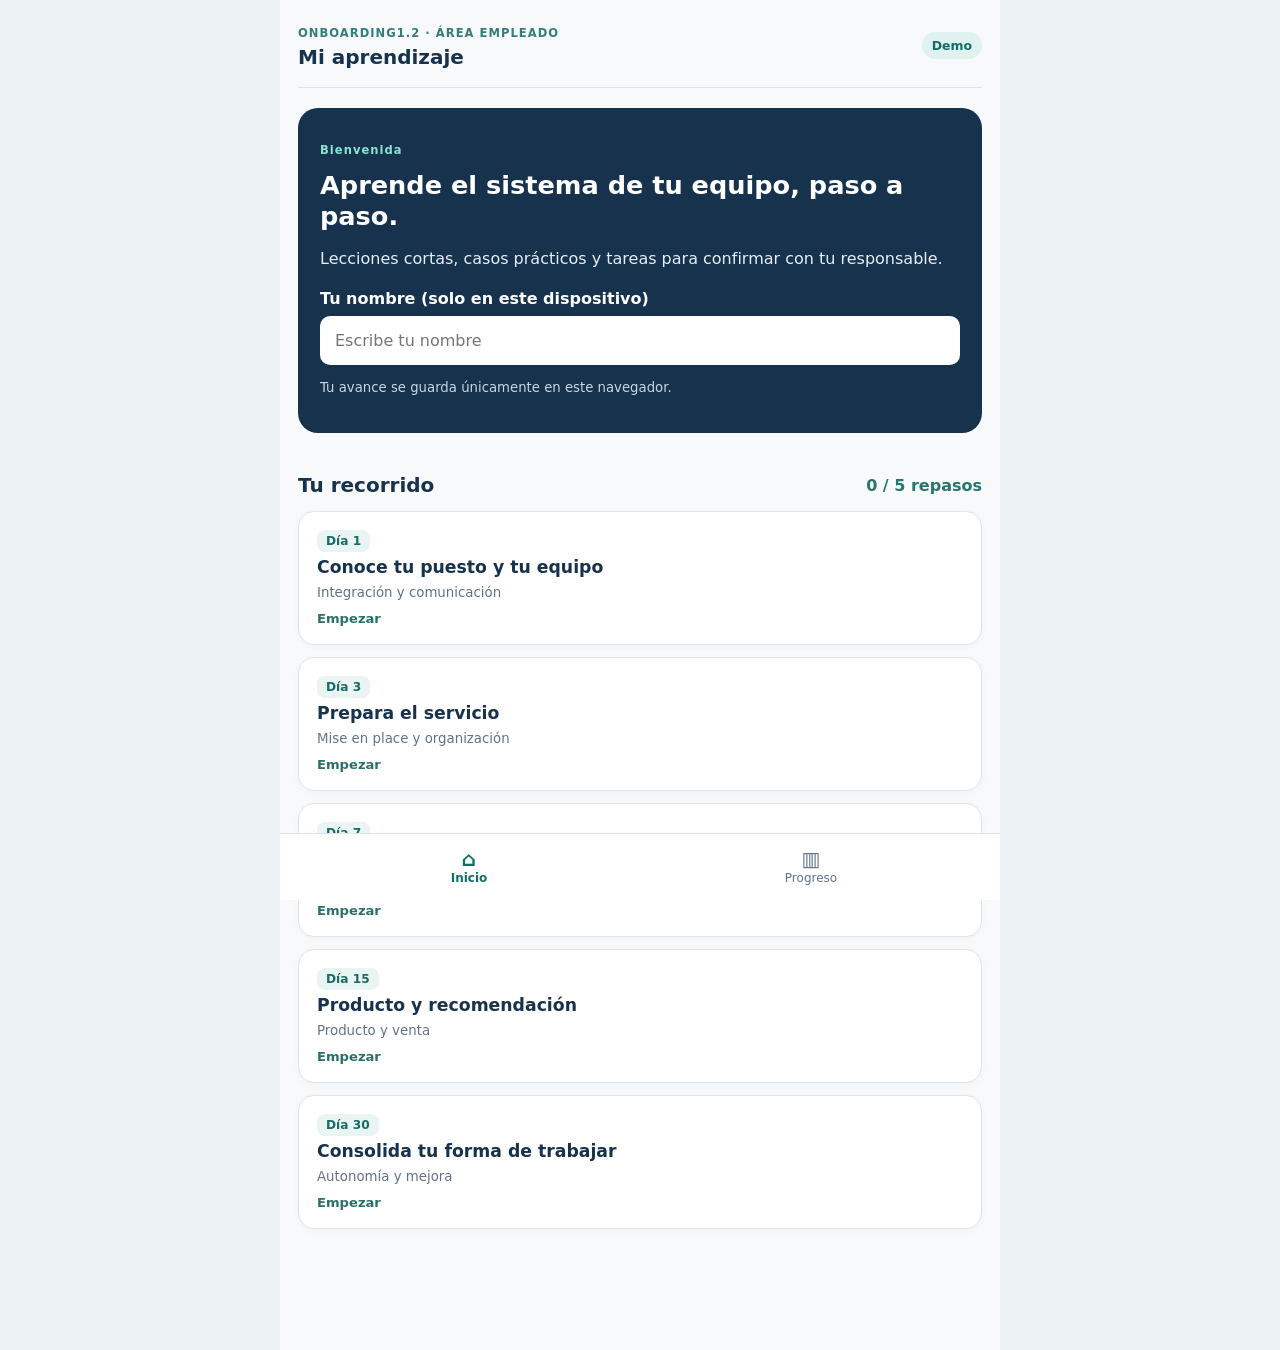
<file: empleado/index.html>
<!doctype html>
<html lang="es"><head><meta charset="utf-8"><meta name="viewport" content="width=device-width,initial-scale=1,viewport-fit=cover"><meta name="theme-color" content="#17324d"><title>Onboarding1.2 · Empleado</title><link rel="stylesheet" href="styles.css"></head>
<body><div class="app"><header><div><small>ONBOARDING1.2 · ÁREA EMPLEADO</small><h1>Mi aprendizaje</h1></div><span class="badge">Demo</span></header>
<main>
<p id="storageWarning" class="feedback try hidden" role="alert">No se puede guardar el avance en este navegador. Podrías perderlo al cerrar la página.</p>
<section id="inicio" class="screen"><div class="hero"><p class="eyebrow">Bienvenida</p><h2>Aprende el sistema de tu equipo, paso a paso.</h2><p>Lecciones cortas, casos prácticos y tareas para confirmar con tu responsable.</p><label for="nombre">Tu nombre (solo en este dispositivo)</label><input id="nombre" maxlength="60" autocomplete="name" placeholder="Escribe tu nombre"><p class="fine">Tu avance se guarda únicamente en este navegador.</p></div><div class="section-title"><h2>Tu recorrido</h2><span id="resumen"></span></div><div id="modulos" class="list"></div></section>
<section id="leccion" class="screen hidden"><button class="back" data-target="inicio">← Mi recorrido</button><p id="etapa" class="eyebrow"></p><h2 id="titulo"></h2><p id="objetivo" class="lead"></p><div class="steps" aria-label="Etapas de la actividad"><span>1 Aprende</span><span>2 Practica</span><span>3 Repasa</span></div><article class="card"><h3>Aprende</h3><div id="contenido"></div><div id="video"></div></article><article class="card"><h3>Practica en el servicio</h3><p id="practica"></p><label class="check"><input type="checkbox" id="practicaHecha"><span>He practicado este punto con mi responsable o compañero.</span></label><p class="fine">Esta marca es tu registro; la evaluación del trabajo corresponde al responsable.</p></article><article class="card"><h3>Comprueba lo aprendido</h3><p id="pregunta"></p><div id="opciones" class="options"></div><div id="respuesta" class="feedback" role="status" aria-live="polite"></div></article><article class="card"><h3>Mis dudas</h3><label for="duda" class="fine">Anota algo que debas consultar en persona.</label><textarea id="duda" rows="3" maxlength="300" placeholder="Ej.: ¿Dónde consulto la ficha de alérgenos?"></textarea><button id="guardarDuda" class="button secondary">Guardar nota</button><div id="dudaEstado" class="feedback" role="status" aria-live="polite"></div></article><button class="button" data-target="inicio">Volver al recorrido</button></section>
<section id="progreso" class="screen hidden"><h2>Mi progreso</h2><p class="lead">Este resumen refleja tus actividades de aprendizaje; no es una evaluación laboral.</p><div id="progresoLista"></div><article class="card"><h3>Cómo se valida mi trabajo</h3><p>Tu responsable observa tu desempeño y registra su evaluación en las fichas de los días 1, 3, 7, 15 y 30. Una respuesta correcta aquí no sustituye esa observación.</p></article><button id="borrar" class="button danger">Borrar mis datos de este dispositivo</button></section>
</main><nav aria-label="Navegación"><button data-target="inicio" class="active">⌂<span>Inicio</span></button><button data-target="progreso">▥<span>Progreso</span></button></nav></div><script src="app.js" defer></script></body></html>
</file>
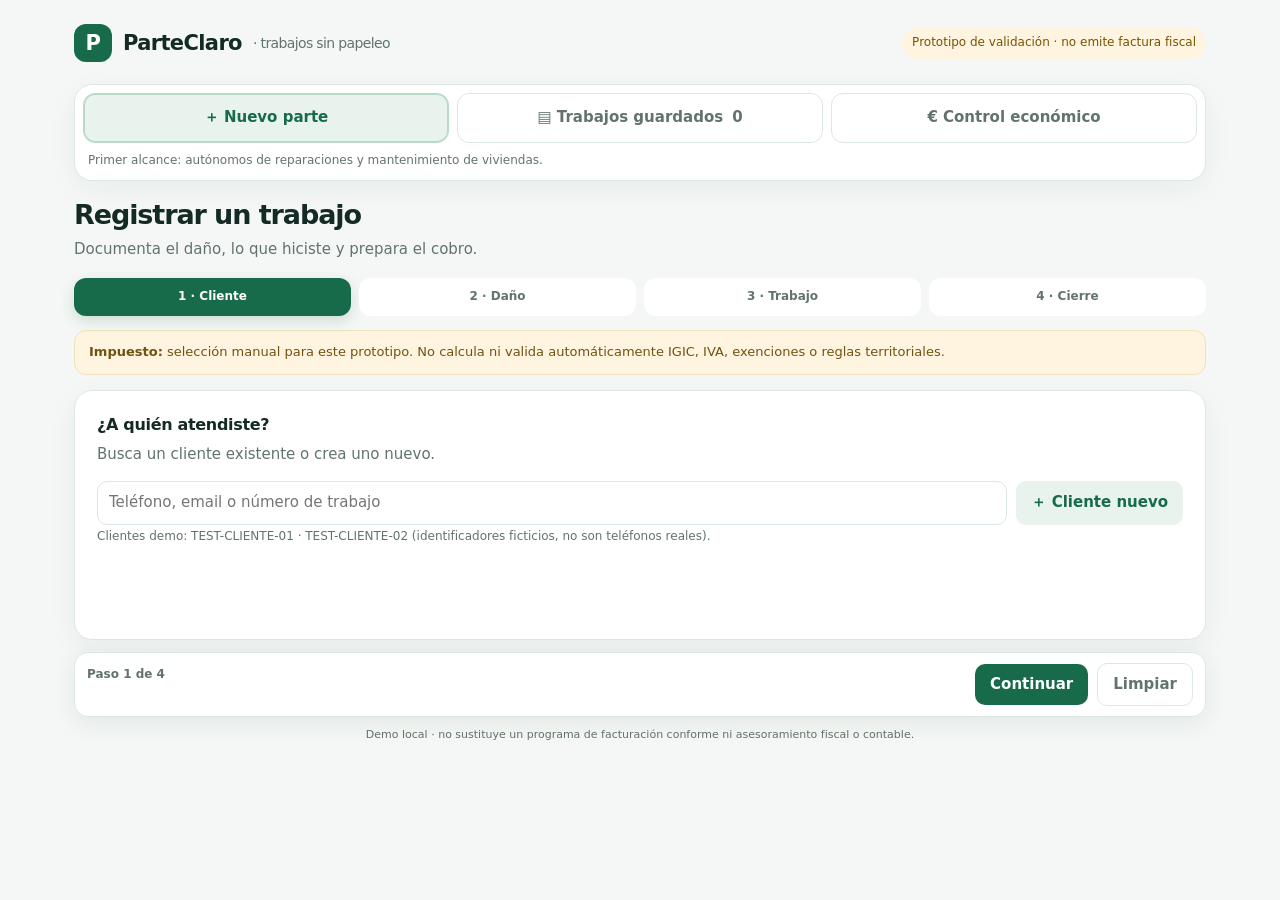
<file: parteclaro/index.html>
<!doctype html>
<html lang="es">
<head>
<meta charset="utf-8"><meta name="viewport" content="width=device-width,initial-scale=1">
<title>ParteClaro · prototipo</title>
<style>
:root{--ink:#142b25;--muted:#62736d;--line:#dce7e2;--bg:#f4f7f5;--green:#176b4a;--pale:#e8f3ed;--amber:#fff4df;--white:#fff;--shadow:0 8px 30px #18392a0d}*{box-sizing:border-box}body{margin:0;background:var(--bg);color:var(--ink);font:15px/1.45 Inter,system-ui,-apple-system,Segoe UI,sans-serif}button,input,select,textarea{font:inherit}button{cursor:pointer}.shell{max-width:1180px;margin:auto;padding:24px}.top{display:flex;justify-content:space-between;align-items:center;gap:16px;margin-bottom:22px}.brand{display:flex;align-items:center;gap:11px;font-size:21px;font-weight:750;letter-spacing:-.03em}.mark{width:38px;height:38px;display:grid;place-items:center;border-radius:12px;background:var(--green);color:white;font-weight:800}.tag{font-size:12px;background:var(--amber);padding:7px 10px;border-radius:999px;color:#785400}.layout{display:grid;grid-template-columns:1fr;gap:14px}.side,.card{background:var(--white);border:1px solid var(--line);border-radius:18px;box-shadow:var(--shadow)}.side{padding:8px;height:max-content;display:grid;grid-template-columns:repeat(3,minmax(0,1fr));gap:8px}.nav{display:flex;gap:9px;align-items:center;justify-content:center;padding:12px;border:1px solid var(--line);border-radius:12px;background:#fff;color:var(--muted);font-weight:650;text-align:center;min-height:50px}.nav.active{background:var(--pale);color:var(--green);border-color:#b9d9c7;box-shadow:inset 0 0 0 1px #b9d9c7}.side-note{grid-column:1/-1;margin:1px 5px 3px;color:var(--muted);font-size:12px}.main{min-width:0}.heading{display:flex;align-items:flex-start;justify-content:space-between;margin-bottom:18px;gap:14px}.heading h1{margin:0;font-size:27px;letter-spacing:-.04em}.heading p{margin:4px 0 0;color:var(--muted)}.steps{display:grid;grid-template-columns:repeat(4,minmax(0,1fr));gap:8px;margin-bottom:14px}.step{padding:10px 8px;border-radius:12px;background:#fff;border:1px solid var(--line);color:var(--muted);font-size:12px;font-weight:700;text-align:center}.step.on{background:var(--green);border-color:var(--green);color:#fff;box-shadow:0 5px 14px #176b4a2b}.card{padding:22px;margin-bottom:12px;min-height:250px}.card h2{font-size:16px;margin:0 0 15px;letter-spacing:-.02em}.grid{display:grid;grid-template-columns:repeat(2,minmax(0,1fr));gap:13px}.field{display:flex;flex-direction:column;gap:5px}.field.wide{grid-column:1/-1}label{font-size:12px;color:var(--muted);font-weight:650}input,select,textarea{width:100%;border:1px solid var(--line);border-radius:10px;background:white;padding:10px 11px;color:var(--ink);outline:none}input:focus,select:focus,textarea:focus{border-color:var(--green);box-shadow:0 0 0 3px #176b4a16}textarea{min-height:75px;resize:vertical}.upload{display:flex;align-items:center;gap:12px;flex-wrap:wrap}.upload input{max-width:310px}.previews{display:flex;gap:8px;flex-wrap:wrap}.previews img{width:74px;height:74px;object-fit:cover;border-radius:9px;border:1px solid var(--line)}.rows{display:grid;gap:9px}.item{display:grid;grid-template-columns:1fr 90px 112px 36px;gap:8px;align-items:center}.item input{min-width:0}.iconbtn{border:0;background:#f0f4f2;border-radius:9px;height:38px;color:var(--muted)}.btn{border:0;border-radius:10px;padding:10px 15px;background:var(--green);color:white;font-weight:700}.btn.secondary{background:var(--pale);color:var(--green)}.btn.ghost{background:transparent;color:var(--muted);border:1px solid var(--line)}.actions{position:sticky;bottom:8px;z-index:3;display:flex;align-items:center;justify-content:space-between;gap:10px;flex-wrap:wrap;padding:10px 12px;background:#ffffffed;backdrop-filter:blur(12px);border:1px solid var(--line);border-radius:14px;box-shadow:0 6px 24px #18392a14}.actions-right{display:flex;gap:9px;align-items:center}.lookup-row{display:flex;gap:9px}.lookup-row input{flex:1;min-width:0}.matches{display:grid;gap:6px;margin-top:7px}.match-option{width:100%;padding:10px 12px;border:1px solid var(--line);border-radius:10px;background:#fff;color:var(--ink);text-align:left}.match-option:hover,.match-option:focus{border-color:var(--green);background:var(--pale)}.payment-panel{border:1px solid var(--line);border-radius:12px;padding:14px;margin-top:12px;background:#f8faf9}.payment-panel h3{margin:0 0 10px;font-size:14px}.payment-controls{display:grid;grid-template-columns:1fr 1fr auto;gap:9px;align-items:end}.selected-client{display:flex;align-items:center;justify-content:space-between;gap:12px;padding:14px;border:1px solid #b9d9c7;background:var(--pale);border-radius:12px}.selected-client strong,.selected-client small{display:block}.selected-client small{color:var(--muted);margin-top:3px}.wizard-card.hidden{display:none!important}.steps button:focus-visible,.nav:focus-visible,.btn:focus-visible{outline:3px solid #176b4a55;outline-offset:2px}.step[aria-current="step"]{cursor:default}.totals{margin-left:auto;max-width:310px;border-top:1px solid var(--line);padding-top:10px;display:grid;gap:5px}.total-line{display:flex;justify-content:space-between;color:var(--muted)}.total-line.grand{font-size:18px;font-weight:800;color:var(--ink);padding-top:5px}.banner{background:var(--amber);border:1px solid #f1dfbc;color:#705311;padding:12px 14px;border-radius:12px;font-size:13px;margin-bottom:15px}.jobs{display:grid;gap:9px}.job{display:flex;align-items:center;justify-content:space-between;gap:12px;border:1px solid var(--line);border-radius:12px;padding:13px}.job strong{display:block}.job small{color:var(--muted)}.badge{border-radius:999px;background:var(--pale);color:var(--green);font-size:11px;padding:5px 8px;font-weight:700}.hidden{display:none!important}.empty{color:var(--muted);text-align:center;padding:24px}.card-intro{color:var(--muted);margin:-7px 0 16px}.subtle-action{border:0;background:transparent;color:var(--green);font-weight:700;padding:8px 2px}.step-count{color:var(--muted);font-size:12px;font-weight:700}.footer{font-size:11px;color:var(--muted);text-align:center;padding:10px}.notice{color:var(--green);font-size:13px;font-weight:650;min-height:20px}.consent{display:flex;align-items:flex-start;gap:9px;color:var(--ink);font-size:13px;line-height:1.4}.consent input{width:18px;min-width:18px;height:18px;margin:1px 0 0;accent-color:var(--green)}.btn:disabled{opacity:.48;cursor:not-allowed}.email-note{color:var(--muted);font-size:12px;margin:6px 0 0}.print-only{display:none}
.step{border:0;cursor:pointer}.step:focus-visible{outline:3px solid #176b4a55;outline-offset:2px}.modal{position:fixed;inset:0;background:#0c211acc;display:grid;place-items:center;padding:18px;z-index:5}.modal.hidden{display:none}.dialog{background:white;width:min(760px,100%);max-height:92vh;overflow:auto;border-radius:18px;padding:18px;box-shadow:0 24px 80px #0004}.dialog-head,.dialog-actions{display:flex;align-items:center;justify-content:space-between;gap:10px}.dialog-head h2{margin:0;font-size:18px}.dialog-actions{justify-content:flex-end;margin-top:16px;flex-wrap:wrap}.preview-doc{border:1px solid var(--line);border-radius:12px;padding:18px;margin-top:14px}.preview-doc h3{margin:16px 0 7px}.preview-doc table{width:100%;border-collapse:collapse;margin:12px 0}.preview-doc th,.preview-doc td{border-bottom:1px solid var(--line);padding:7px;text-align:left}.photo-wrap{position:relative}.photo-wrap button{position:absolute;right:2px;top:2px;border:0;border-radius:50%;background:#142b25;color:white;width:21px;height:21px}.kpis{display:grid;grid-template-columns:repeat(4,minmax(0,1fr));gap:10px}.kpi{border:1px solid var(--line);border-radius:12px;padding:14px}.kpi small{display:block;color:var(--muted);font-size:12px}.kpi strong{display:block;font-size:20px;margin-top:5px}.table-wrap{overflow:auto}.data-table{width:100%;border-collapse:collapse;min-width:650px}.data-table th,.data-table td{padding:10px;border-bottom:1px solid var(--line);text-align:left;font-size:13px}.data-table th{color:var(--muted);font-weight:650}.expense-form{display:grid;grid-template-columns:1.2fr 1fr 1fr 1fr auto;gap:9px;align-items:end}.checkline{display:flex;align-items:center;gap:8px}.checkline input{width:18px}@media(max-width:760px){.kpis{grid-template-columns:repeat(2,minmax(0,1fr))}.expense-form{grid-template-columns:1fr 1fr}.expense-form .field:first-child{grid-column:1/-1}}
@media(max-width:760px){.shell{padding:13px}.layout{grid-template-columns:1fr}.side{display:grid;grid-template-columns:repeat(3,minmax(0,1fr));overflow:visible;padding:6px;gap:5px}.nav{white-space:normal;flex-direction:column;gap:3px;padding:8px 4px;font-size:11px;line-height:1.2;min-height:58px}.steps{gap:5px}.step{font-size:10px;padding:9px 3px}.card{padding:16px;min-height:210px}.lookup-row{flex-direction:column}.actions{bottom:4px;padding:8px}.actions-right{width:100%;justify-content:space-between}.actions-right .btn{flex:1}.payment-controls{grid-template-columns:1fr 1fr}.payment-controls #saveQuickPayment{grid-column:1/-1}.selected-client{align-items:flex-start}.side-note{display:none}.heading h1{font-size:23px}.card{padding:15px}.grid{grid-template-columns:1fr}.field.wide{grid-column:auto}.item{grid-template-columns:1fr 65px 88px 34px;gap:5px}.tag{font-size:10px}.kpis{grid-template-columns:repeat(2,minmax(0,1fr))}.expense-form{grid-template-columns:1fr 1fr}.expense-form .field:first-child{grid-column:1/-1}}
@media print{body{background:white}.shell,.top,.layout,.modal{display:none!important}.print-only{display:block!important;padding:25px;font:13px Arial;color:#111}.print-only h1{margin:0 0 4px}.print-only table{width:100%;border-collapse:collapse;margin:15px 0}.print-only th,.print-only td{border-bottom:1px solid #ccc;padding:7px;text-align:left}.print-only .print-total{text-align:right}}
</style></head>
<body>
<div class="shell">
<header class="top"><div class="brand"><div class="mark">P</div>ParteClaro <span style="font-weight:500;color:#62736d;font-size:14px">· trabajos sin papeleo</span></div><span class="tag">Prototipo de validación · no emite factura fiscal</span></header>
<div class="layout"><aside class="side"><button type="button" class="nav active" data-page="new">＋ Nuevo parte</button><button type="button" class="nav" data-page="history">▤ Trabajos guardados <span id="count">0</span></button><button type="button" class="nav" data-page="finance">€ Control económico</button><div class="side-note">Primer alcance: autónomos de reparaciones y mantenimiento de viviendas.</div></aside>
<main class="main"><section id="newPage">
<div class="heading"><div><h1>Registrar un trabajo</h1><p>Documenta el daño, lo que hiciste y prepara el cobro.</p></div></div>
<div class="steps" aria-label="Pasos de la orden de trabajo"><button type="button" class="step on" data-target="sec-client" aria-current="step">1 · Cliente</button><button type="button" class="step" data-target="sec-damage">2 · Daño</button><button type="button" class="step" data-target="sec-work">3 · Trabajo</button><button type="button" class="step" data-target="sec-status">4 · Cierre</button></div>
<div class="banner"><b>Impuesto:</b> selección manual para este prototipo. No calcula ni valida automáticamente IGIC, IVA, exenciones o reglas territoriales.</div>
<form id="jobForm" novalidate>
<div class="card wizard-card" id="sec-client"><h2>¿A quién atendiste?</h2><p class="card-intro">Busca un cliente existente o crea uno nuevo.</p><div id="clientLookupPanel"><div class="lookup-row"><input id="clientLookup" type="search" autocomplete="off" placeholder="Teléfono, email o número de trabajo" aria-label="Buscar cliente por teléfono, email o número de trabajo"><button type="button" class="btn secondary" id="createClient">＋ Cliente nuevo</button></div><small class="email-note">Clientes demo: TEST-CLIENTE-01 · TEST-CLIENTE-02 (identificadores ficticios, no son teléfonos reales).</small><div class="matches" id="clientMatches" role="listbox" aria-label="Resultados de clientes"></div></div><div class="selected-client hidden" id="selectedClient"><div><strong id="selectedClientName"></strong><small id="selectedClientDetail"></small></div><button type="button" class="subtle-action" id="changeClient">Cambiar</button></div><div class="grid hidden" id="clientFields" style="margin-top:12px"><div class="field wide"><label for="client">Nombre o empresa *</label><input id="client" placeholder="Nombre del cliente"></div><div class="field"><label for="phone">Teléfono</label><input id="phone" placeholder="Contacto"></div><div class="field"><label for="invoiceEmail">Email para la factura</label><input id="invoiceEmail" type="email" autocomplete="email" placeholder="cliente@correo.com"><small class="email-note">Solo se usará para enviar la factura si el cliente lo acepta.</small></div></div><div class="notice" id="clientNotice" aria-live="polite"></div></div>
<div class="card wizard-card hidden" id="sec-damage"><h2>¿Dónde está el daño?</h2><p class="card-intro">Añade el lugar y lo que encontraste.</p><div class="grid"><div class="field wide"><label for="address">Dirección del trabajo *</label><input id="address" placeholder="Calle, número, municipio"></div><div class="field"><label for="zone">Zona concreta</label><input id="zone" placeholder="Ej.: baño, techo, fregadero"></div><div class="field"><label for="damageType">Tipo de daño</label><select id="damageType"><option>Fuga / humedad</option><option>Rotura / golpe</option><option>Grieta</option><option>Fallo eléctrico</option><option>Desgaste</option><option>Otro</option></select></div><div class="field"><label for="priority">Prioridad</label><select id="priority"><option>Normal</option><option>Urgente</option><option>Emergencia</option></select></div><div class="field wide"><label for="damage">Qué encontraste *</label><textarea id="damage" placeholder="Describe el daño con palabras sencillas."></textarea></div><div class="field wide"><label>Fotos del estado inicial</label><div class="upload"><input id="photos" type="file" accept="image/*" multiple><small style="color:#62736d">Máximo 6 fotos entre el estado inicial y el resultado final. Se guardan en este navegador.</small></div><div class="previews" id="previews"></div></div></div></div>
<div class="card wizard-card hidden" id="sec-work"><h2>Trabajo realizado y materiales</h2><div class="grid"><div class="field wide"><label for="workDone">Qué hiciste</label><textarea id="workDone" placeholder="Reparación, sustitución, comprobación realizada…"></textarea></div><div class="field wide"><label for="photosAfter">Foto del resultado después de la reparación (opcional)</label><div class="upload"><input id="photosAfter" type="file" accept="image/*" multiple><small style="color:#62736d">La foto final aparecerá junto al informe de trabajo.</small></div><div class="previews" id="afterPreviews"></div></div><div class="field wide"><label>Conceptos para presupuesto / factura en borrador</label><div class="rows" id="rows"></div><button type="button" class="btn secondary" id="addRow" style="margin-top:9px">＋ Añadir concepto</button></div><div class="field"><label for="taxName">Impuesto (selección manual)</label><select id="taxName"><option value="IGIC">IGIC (Canarias)</option><option value="IVA">IVA (territorio IVA)</option><option value="0">Sin impuesto / revisar</option></select></div><div class="field"><label for="taxRate">Tipo (%) — confirmar con asesor</label><input id="taxRate" type="number" min="0" max="100" step="0.01" value="7"></div></div><div class="totals"><div class="total-line"><span>Base estimada</span><b id="baseTotal">0,00 €</b></div><div class="total-line"><span id="taxLabel">IGIC</span><b id="taxTotal">0,00 €</b></div><div class="total-line grand"><span>Total estimado</span><b id="grandTotal">0,00 €</b></div></div><div style="margin-top:17px;display:grid;gap:9px"><label class="consent"><input id="emailConsent" type="checkbox"><span>Confirmo que el cliente ha aceptado recibir la factura electrónica en el email indicado.</span></label><small class="email-note">El consentimiento se registra en el parte. En producción se guardará también la fecha, el medio y la evidencia del consentimiento.</small></div></div>
<div class="card wizard-card hidden" id="sec-status"><h2>Estado y seguimiento</h2><div class="grid"><div class="field"><label for="status">Estado del trabajo</label><select id="status"><option>Trabajo realizado</option><option>Pendiente de volver</option><option>Pendiente de material</option><option>Pendiente de aprobación</option></select></div><div class="field"><label for="date">Fecha del trabajo</label><input id="date" type="date"></div><div class="field"><label for="invoiceState">Facturación</label><select id="invoiceState"><option value="pending">Pendiente de emitir</option><option value="invoiced">Factura emitida en otro sistema</option></select></div><div class="field wide hidden" id="issuedInvoiceFields"><div class="grid"><div class="field"><label for="invoiceNumber">Número de factura externa</label><input id="invoiceNumber" placeholder="N.º de tu sistema fiscal"></div><div class="field"><label for="invoiceDate">Fecha de factura</label><input id="invoiceDate" type="date"></div><div class="field"><label for="invoiceBase">Base facturada (€)</label><input id="invoiceBase" type="number" min="0" step="0.01"></div><div class="field"><label for="invoiceTax">Impuesto facturado (€)</label><input id="invoiceTax" type="number" min="0" step="0.01"></div><div class="field"><label for="invoiceTotal">Total facturado (€)</label><input id="invoiceTotal" type="number" min="0" step="0.01"></div></div></div><div class="field wide"><label for="notes">Notas para el cliente o uso interno</label><textarea id="notes" placeholder="Incidencias pendientes, recomendaciones, observaciones…"></textarea></div></div><p class="email-note">La referencia es la de la factura fiscal emitida fuera de esta demo. No se reserva ni genera numeración fiscal aquí.</p></div>
<div class="actions" id="wizardActions"><div><div class="step-count" id="stepCount">Paso 1 de 4</div><div class="notice" id="notice" aria-live="polite"></div></div><div class="actions-right"><button type="button" class="btn ghost hidden" id="stepBack">Atrás</button><button type="button" class="btn" id="stepNext">Continuar</button><button type="button" class="btn ghost hidden" id="reset">Limpiar</button><button type="submit" class="btn hidden" id="saveJob">Guardar parte</button></div></div>
</form></section>
<section id="historyPage" class="hidden"><div class="heading"><div><h1>Trabajos guardados</h1><p>Partes y borradores en este dispositivo.</p></div><button class="btn" id="newJob">＋ Nuevo parte</button></div><div class="banner">Los datos de esta demo permanecen en el almacenamiento local de este navegador. No se sincronizan ni se comparten por enlace.</div><div class="actions" style="margin:0 0 12px"><span class="notice" id="duplicateNotice" aria-live="polite"></span><button type="button" class="btn ghost hidden" id="removeDuplicateJobs">Eliminar copias idénticas</button></div><div class="jobs" id="jobs"></div></section>
<section id="financePage" class="hidden"><div class="heading"><div><h1>Control económico</h1><p>Ingresos facturados registrados y gastos por periodo.</p></div></div><div class="banner"><b>Demo administrativa:</b> aquí solo cuentan como facturados los trabajos marcados como facturados y con fecha de factura. No emite facturas ni presenta impuestos. Los gastos fijos se prorratean por mes activo.</div><div class="card"><div class="grid"><div class="field"><label for="periodMode">Periodo</label><select id="periodMode"><option value="month">Mes</option><option value="quarter">Trimestre</option></select></div><div class="field" id="monthField"><label for="periodMonth">Mes</label><input id="periodMonth" type="month"></div><div class="field hidden" id="quarterField"><label for="periodQuarter">Trimestre</label><select id="periodQuarter"><option value="1">1.º trimestre</option><option value="2">2.º trimestre</option><option value="3">3.º trimestre</option><option value="4">4.º trimestre</option></select></div><div class="field"><label for="periodYear">Año</label><input id="periodYear" type="number" min="2020" max="2100"></div></div></div><div class="card"><div class="kpis"><div class="kpi"><small>Total facturado</small><strong id="kpiInvoiced">0,00 €</strong></div><div class="kpi"><small>Total cobrado</small><strong id="kpiCollected">0,00 €</strong></div><div class="kpi"><small>Pendiente de cobro</small><strong id="kpiOutstanding">0,00 €</strong></div><div class="kpi"><small>Pendiente de facturar</small><strong id="kpiPending">0,00 €</strong></div><div class="kpi"><small>Gastos y costes</small><strong id="kpiExpenses">0,00 €</strong></div><div class="kpi"><small>Facturado menos gastos</small><strong id="kpiResult">0,00 €</strong></div><div class="kpi"><small>Cobrado menos gastos</small><strong id="kpiCashBalance">0,00 €</strong></div></div><p class="email-note" id="periodCaption"></p></div><div class="card"><h2>Costes fijos y gastos puntuales</h2><form id="expenseForm" class="expense-form"><div class="field"><label for="expenseName">Concepto</label><input id="expenseName" required placeholder="Ej.: cuota, teléfono, material"></div><div class="field"><label for="expenseAmount">Importe (€)</label><input id="expenseAmount" type="number" min="0.01" step="0.01" required></div><div class="field"><label for="expenseDate">Fecha de inicio / gasto</label><input id="expenseDate" type="date" required></div><label class="checkline"><input id="expenseFixed" type="checkbox"> Fijo mensual</label><button class="btn" type="submit">Añadir</button></form><p class="email-note">Los costes fijos se estiman por mes desde la fecha de inicio. Los gastos puntuales se cuentan solo en el mes de la fecha indicada; añade aquí datos de control, no es un libro fiscal.</p><div class="table-wrap"><table class="data-table"><thead><tr><th>Concepto</th><th>Tipo</th><th>Importe</th><th>Desde / fecha</th><th></th></tr></thead><tbody id="expenseRows"></tbody></table></div></div><div class="card"><h2>Facturas del periodo</h2><div class="table-wrap"><table class="data-table"><thead><tr><th>Fecha</th><th>Referencia fiscal externa</th><th>Cliente</th><th>Base</th><th>Impuesto</th><th>Total</th><th>Cobro</th></tr></thead><tbody id="invoiceRows"></tbody></table></div><p class="email-note">Registra en cada parte los datos de la factura emitida con tu proveedor. Comprueba la referencia y el impuesto antes de exportar.</p><div class="actions" style="margin-top:14px"><span class="notice" id="exportNotice"></span><button type="button" class="btn secondary" id="exportPeriod">Descargar resumen CSV del periodo</button></div></div></section></main></div><div class="footer">Demo local · no sustituye un programa de facturación conforme ni asesoramiento fiscal o contable.</div></div>
<div class="modal hidden" id="previewModal" aria-hidden="true"><div class="dialog" role="dialog" aria-modal="true" aria-labelledby="previewTitle"><div class="dialog-head"><h2 id="previewTitle">Parte guardado</h2><button class="iconbtn" id="closePreview" aria-label="Cerrar vista previa">×</button></div><div class="preview-doc" id="previewBody"></div><div class="payment-panel"><h3>Estado del cobro</h3><p class="email-note">Marca el pago como pagado o pendiente y guarda el método usado o previsto.</p><div class="payment-controls"><div class="field"><label for="quickPaymentState">Estado</label><select id="quickPaymentState"><option value="unpaid">Pendiente</option><option value="paid">Pagado</option></select></div><div class="field"><label for="quickPaymentMethod">Forma de pago / prevista</label><select id="quickPaymentMethod"><option value="">Seleccionar</option><option value="transfer">Transferencia</option><option value="card">Tarjeta</option><option value="cash">Efectivo</option><option value="bizum">Bizum</option><option value="other">Otra</option></select></div><button type="button" class="btn secondary" id="saveQuickPayment">Guardar cobro</button></div><p class="email-note" id="paymentNotice" aria-live="polite"></p></div><p class="email-note" id="emailStatus" aria-live="polite"></p><div class="dialog-actions"><button class="btn ghost" id="previewClose">Volver a trabajos</button><button class="btn secondary" id="previewEdit">Editar este parte</button><button class="btn" id="previewIssueInvoice">Emitir factura</button><button class="btn secondary" id="previewEmail">Probar envío por email</button><button class="btn" id="previewPrint">Imprimir / guardar PDF</button></div></div></div><div class="print-only" id="printArea"></div>
<script>
const $=s=>document.querySelector(s), dateLocal=d=>`${d.getFullYear()}-${String(d.getMonth()+1).padStart(2,'0')}-${String(d.getDate()).padStart(2,'0')}`, eur=n=>new Intl.NumberFormat('es-ES',{style:'currency',currency:'EUR'}).format(Number(n)||0);let photoData=[],photoDataAfter=[],editingId=null,currentJob=null,consentGrantedEmail='',clientMode='lookup',currentStep=0,savingJob=false;const key='parteclaro_jobs_v1',expenseKey='parteclaro_expenses_v1';
const defaults=[{desc:'Mano de obra',qty:1,price:0}];
function addRow(data={desc:'',qty:1,price:0}){const row=document.createElement('div');row.className='item';row.innerHTML='<input aria-label="Concepto" placeholder="Concepto" value=""><input aria-label="Cantidad" type="number" min="0" step="0.1" value="1"><input aria-label="Precio unitario" type="number" min="0" step="0.01" value="0"><button class="iconbtn" type="button" aria-label="Eliminar concepto">×</button>';const inputs=row.querySelectorAll('input');inputs[0].value=data.desc||'';inputs[1].value=data.qty??1;inputs[2].value=data.price??0;inputs.forEach(i=>i.addEventListener('input',totals));row.querySelector('button').onclick=()=>{row.remove();totals()};$('#rows').append(row);totals()}
function itemData(){return [...$('#rows').children].map(r=>{const a=r.querySelectorAll('input');return {desc:a[0].value,qty:+a[1].value||0,price:+a[2].value||0}})}
function totals(){const base=itemData().reduce((s,x)=>s+x.qty*x.price,0),rate=+$('#taxRate').value||0,tax=base*rate/100;$('#baseTotal').textContent=eur(base);$('#taxTotal').textContent=eur(tax);$('#grandTotal').textContent=eur(base+tax);$('#taxLabel').textContent=($('#taxName').value==='0'?'Impuesto':$('#taxName').value)+' ('+rate+'%)'}
function allJobs(){try{return JSON.parse(localStorage.getItem(key)||'[]')}catch{return []}}function saveJobs(j){localStorage.setItem(key,JSON.stringify(j))}
$('#addRow').onclick=()=>addRow();defaults.forEach(x=>addRow(x));$('#taxRate').oninput=totals;$('#taxName').onchange=totals;$('#date').value=dateLocal(new Date());
$('#invoiceEmail').addEventListener('input',()=>{if(consentGrantedEmail&&$('#invoiceEmail').value.trim().toLowerCase()!==consentGrantedEmail.toLowerCase()){$('#emailConsent').checked=false;consentGrantedEmail=''}});$('#emailConsent').addEventListener('change',()=>{if($('#emailConsent').checked&&emailLooksValid($('#invoiceEmail').value)){consentGrantedEmail=$('#invoiceEmail').value.trim()}else{consentGrantedEmail='';$('#emailConsent').checked=false}});
async function addPhotos(files,target){const room=Math.max(0,6-photoData.length-photoDataAfter.length);for(const f of [...files].slice(0,room)){const data=await new Promise(res=>{const r=new FileReader();r.onload=()=>res(r.result);r.readAsDataURL(f)});target.push({name:f.name,data})}renderPhotos()}$('#photos').onchange=async e=>{await addPhotos(e.target.files,photoData);e.target.value=''};$('#photosAfter').onchange=async e=>{await addPhotos(e.target.files,photoDataAfter);e.target.value=''};
function renderPhotoSet(root,data,label){root.innerHTML='';data.forEach((p,i)=>{const wrap=document.createElement('div');wrap.className='photo-wrap';const im=document.createElement('img');im.src=p.data;im.alt=label+' '+(i+1);const b=document.createElement('button');b.type='button';b.textContent='×';b.setAttribute('aria-label','Quitar '+label.toLowerCase());b.onclick=()=>{data.splice(i,1);renderPhotos()};wrap.append(im,b);root.append(wrap)})}function renderPhotos(){renderPhotoSet($('#previews'),photoData,'Foto del estado inicial');renderPhotoSet($('#afterPreviews'),photoDataAfter,'Foto después de la reparación')}
function formHasContent(){return !!(editingId||$('#client').value.trim()||$('#phone').value.trim()||$('#invoiceEmail').value.trim()||$('#address').value.trim()||$('#damage').value.trim()||$('#workDone').value.trim()||photoData.length||photoDataAfter.length||itemData().some(x=>x.price>0||(x.desc&&x.desc.trim()!=='Mano de obra')))}document.querySelectorAll('.nav').forEach(n=>n.onclick=()=>{if(n.dataset.page==='new'){if(formHasContent()&&!confirm('¿Descartar el parte sin guardar y empezar uno nuevo?'))return;resetForm(false);show('new');return}show(n.dataset.page)});
document.querySelectorAll('.step[data-target]').forEach((b,i)=>b.onclick=()=>navigateStep(i));
function setSelectedClientSummary(j){$('#selectedClientName').textContent=j.client||'Cliente';const bits=[j.phone,j.invoiceEmail].filter(Boolean);$('#selectedClientDetail').textContent=bits.join(' · ')||'Datos guardados en este dispositivo'}
const demoClients=[{id:'demo-client-01',client:'Cliente Demo 01',phone:'TEST-CLIENTE-01',invoiceEmail:'demo01@example.invalid',draftNumber:'DEMO-REF-001'},{id:'demo-client-02',client:'Cliente Demo 02',phone:'TEST-CLIENTE-02',invoiceEmail:'demo02@example.invalid',draftNumber:'DEMO-REF-002'}];
function renderClientMatches(){const q=$('#clientLookup').value.trim().toLowerCase(),root=$('#clientMatches');root.innerHTML='';$('#clientNotice').textContent='';if(q.length<2)return;const seen=new Set(),found=[];for(const j of [...demoClients,...allJobs()]){const token=`${j.client||''} ${j.phone||''} ${j.invoiceEmail||''} ${j.draftNumber||''} ${j.invoiceNumber||''}`.toLowerCase(),keyClient=(j.invoiceEmail||j.phone||j.client||'').toLowerCase();if(token.includes(q)&&!seen.has(keyClient)){seen.add(keyClient);found.push(j)}}found.slice(0,5).forEach(j=>{const b=document.createElement('button');b.type='button';b.className='match-option';b.setAttribute('role','option');b.textContent=[j.client,j.phone||j.invoiceEmail,j.draftNumber||j.invoiceNumber].filter(Boolean).join(' · ');b.onclick=()=>selectExistingClient(j);root.append(b)});if(!found.length)$('#clientNotice').textContent='No encontramos coincidencias. Puedes crear un cliente nuevo.'}
function selectExistingClient(j){const oldEmail=$('#invoiceEmail').value.trim().toLowerCase();$('#client').value=j.client||'';$('#phone').value=j.phone||'';$('#invoiceEmail').value=j.invoiceEmail||'';if(oldEmail!==$('#invoiceEmail').value.trim().toLowerCase()){$('#emailConsent').checked=false;consentGrantedEmail=''}clientMode='selected';setSelectedClientSummary(j);$('#clientLookupPanel').classList.add('hidden');$('#clientFields').classList.add('hidden');$('#selectedClient').classList.remove('hidden');$('#clientNotice').textContent=''}
$('#clientLookup').addEventListener('input',renderClientMatches);$('#clientLookup').addEventListener('keydown',e=>{if(e.key==='Enter'&&$('#clientMatches').firstElementChild){e.preventDefault();$('#clientMatches').firstElementChild.click()}});
$('#createClient').onclick=()=>{clientMode='new';$('#client').value='';$('#phone').value='';$('#invoiceEmail').value='';$('#emailConsent').checked=false;consentGrantedEmail='';$('#clientLookupPanel').classList.add('hidden');$('#selectedClient').classList.add('hidden');$('#clientFields').classList.remove('hidden');$('#clientNotice').textContent='';$('#client').focus()};
$('#changeClient').onclick=()=>{clientMode='lookup';$('#client').value='';$('#phone').value='';$('#invoiceEmail').value='';$('#emailConsent').checked=false;consentGrantedEmail='';$('#selectedClient').classList.add('hidden');$('#clientFields').classList.add('hidden');$('#clientLookupPanel').classList.remove('hidden');$('#clientLookup').value='';$('#clientMatches').innerHTML='';$('#clientLookup').focus()};
const wizardSections=['sec-client','sec-damage','sec-work','sec-status'];function toggleIssuedInvoiceFields(){$('#issuedInvoiceFields').classList.toggle('hidden',$('#invoiceState').value!=='invoiced')}$('#invoiceState').onchange=toggleIssuedInvoiceFields;
function validateStep(i){let bad=null,msg='';if(i===0){if(clientMode==='lookup'){bad=$('#clientLookup');msg='Busca y selecciona un cliente, o crea uno nuevo.'}else if(!$('#client').value.trim()){bad=$('#client');msg='Escribe el nombre del cliente.'}}if(i===1){if(!$('#address').value.trim()){bad=$('#address');msg='Indica dónde se realizó el trabajo.'}else if(!$('#damage').value.trim()){bad=$('#damage');msg='Describe brevemente el daño encontrado.'}}if(i===3&&$('#invoiceState').value==='invoiced'&&(!$('#invoiceNumber').value.trim()||!$('#invoiceDate').value||$('#invoiceBase').value===''||$('#invoiceTax').value===''||$('#invoiceTotal').value==='')){bad=$('#invoiceNumber');msg='Completa los datos de la factura emitida en tu otro sistema.'}if(bad){$('#notice').textContent=msg;if(i===currentStep)bad.focus();return false}return true}
function renderStep(i){currentStep=Math.max(0,Math.min(3,i));wizardSections.forEach((id,n)=>document.getElementById(id).classList.toggle('hidden',n!==currentStep));document.querySelectorAll('.steps .step').forEach((b,n)=>{b.classList.toggle('on',n===currentStep);if(n===currentStep)b.setAttribute('aria-current','step');else b.removeAttribute('aria-current')});$('#stepCount').textContent=`Paso ${currentStep+1} de 4`;$('#stepBack').classList.toggle('hidden',currentStep===0);$('#stepNext').classList.toggle('hidden',currentStep===3);$('#saveJob').classList.toggle('hidden',currentStep!==3);$('#reset').classList.toggle('hidden',currentStep!==0);$('#notice').textContent='';window.scrollTo({top:0,behavior:'smooth'})}
function focusStepError(i){if(i===0){if(clientMode==='lookup')$('#clientLookup').focus();else if(!$('#client').value.trim())$('#client').focus();else $('#invoiceEmail').focus()}else if(i===1){if(!$('#address').value.trim())$('#address').focus();else $('#damage').focus()}else if(i===3)$('#invoiceNumber').focus()}function showValidationStep(i){const message=$('#notice').textContent;renderStep(i);$('#notice').textContent=message;focusStepError(i)}function navigateStep(target){if(target>currentStep){for(let i=currentStep;i<target;i++){if(!validateStep(i)){showValidationStep(i);return}}}renderStep(target)}
$('#stepNext').onclick=()=>{if(validateStep(currentStep))renderStep(currentStep+1)};$('#stepBack').onclick=()=>renderStep(currentStep-1);
function show(p){$('#newPage').classList.toggle('hidden',p!=='new');$('#historyPage').classList.toggle('hidden',p!=='history');$('#financePage').classList.toggle('hidden',p!=='finance');document.querySelectorAll('.nav').forEach(x=>x.classList.toggle('active',x.dataset.page===p));if(p==='history')renderJobs();if(p==='finance')renderFinance();window.scrollTo({top:0,behavior:'smooth'})}
function nextDraftNumber(){const year=new Date().getFullYear(),n=allJobs().filter(j=>(j.draftNumber||'').startsWith('BORRADOR-'+year+'-')).length+1;return 'BORRADOR-'+year+'-'+String(n).padStart(4,'0')}
function formObject(){const base=itemData().reduce((s,x)=>s+x.qty*x.price,0),rate=+$('#taxRate').value||0,old=editingId?allJobs().find(j=>j.id===editingId):null;return {id:editingId||Date.now(),draftNumber:old?.draftNumber||nextDraftNumber(),client:$('#client').value,phone:$('#phone').value,invoiceEmail:$('#invoiceEmail').value.trim(),emailConsent:$('#emailConsent').checked&&emailLooksValid($('#invoiceEmail').value)&&consentGrantedEmail.toLowerCase()===$('#invoiceEmail').value.trim().toLowerCase(),emailConsentFor:$('#emailConsent').checked?consentGrantedEmail:null,emailConsentAt:$('#emailConsent').checked&&consentGrantedEmail.toLowerCase()===$('#invoiceEmail').value.trim().toLowerCase()?new Date().toISOString():null,address:$('#address').value,zone:$('#zone').value,damageType:$('#damageType').value,priority:$('#priority').value,damage:$('#damage').value,photos:photoData,photosAfter:photoDataAfter,workDone:$('#workDone').value,items:itemData(),taxName:$('#taxName').value,taxRate:rate,base,tax:base*rate/100,total:base*(1+rate/100),status:$('#status').value,date:$('#date').value,invoiceState:$('#invoiceState').value,invoiceNumber:$('#invoiceNumber').value.trim(),invoiceDate:$('#invoiceDate').value,paymentState:old?.paymentState==='paid'?'paid':'unpaid',paymentMethod:old?.paymentMethod||'',amountPaid:old?.amountPaid||0,invoiceBase:+$('#invoiceBase').value||0,invoiceTax:+$('#invoiceTax').value||0,invoiceTotal:+$('#invoiceTotal').value||0,notes:$('#notes').value}}
function jobFingerprint(j){const photos=list=>(list||[]).map(x=>({name:x.name||'',data:x.data||''})),items=(j.items?.length?j.items:defaults).map(x=>({desc:x.desc||'',qty:Number(x.qty)||0,price:Number(x.price)||0}));return JSON.stringify({client:j.client||'',phone:j.phone||'',invoiceEmail:j.invoiceEmail||'',emailConsent:!!j.emailConsent,emailConsentFor:j.emailConsentFor||'',address:j.address||'',zone:j.zone||'',damageType:j.damageType||'Fuga / humedad',priority:j.priority||'Normal',damage:j.damage||'',photos:photos(j.photos),workDone:j.workDone||'',photosAfter:photos(j.photosAfter),items,taxName:j.taxName||'IGIC',taxRate:Number(j.taxRate??7)||0,base:Number(j.base)||0,tax:Number(j.tax)||0,total:Number(j.total)||0,status:j.status||'Trabajo realizado',date:j.date||'',invoiceState:j.invoiceState||'pending',invoiceNumber:j.invoiceNumber||'',invoiceDate:j.invoiceDate||'',invoiceBase:Number(j.invoiceBase)||0,invoiceTax:Number(j.invoiceTax)||0,invoiceTotal:Number(j.invoiceTotal)||0,paymentState:j.paymentState==='paid'?'paid':'unpaid',paymentMethod:j.paymentMethod||'',amountPaid:Number(j.amountPaid)||0,notes:j.notes||''})}
function duplicateJobGroups(list){const groups=new Map();list.forEach(job=>{const key=jobFingerprint(job);if(!groups.has(key))groups.set(key,[]);groups.get(key).push(job)});return [...groups.values()].filter(group=>group.length>1)}
function unlockJobSave(){savingJob=false;$('#saveJob').disabled=false}
$('#jobForm').onsubmit=e=>{e.preventDefault();if(savingJob)return;savingJob=true;$('#saveJob').disabled=true;for(let i=0;i<4;i++){if(!validateStep(i)){unlockJobSave();showValidationStep(i);return}}if($('#invoiceState').value==='invoiced'&&(!$('#invoiceNumber').value.trim()||!$('#invoiceDate').value||$('#invoiceBase').value===''||$('#invoiceTax').value===''||$('#invoiceTotal').value==='')){unlockJobSave();alert('Para marcarla como facturada, añade número, fecha, base, impuesto y total de la factura emitida en tu otro sistema.');return}if($('#invoiceState').value==='invoiced'&&Math.abs((Number($('#invoiceBase').value)+Number($('#invoiceTax').value))-Number($('#invoiceTotal').value))>0.02){unlockJobSave();alert('Comprueba los importes: base más impuesto debe coincidir con el total.');return}const job=formObject(),list=allJobs(),idx=list.findIndex(x=>x.id===editingId);if(idx<0){const duplicate=list.find(x=>jobFingerprint(x)===jobFingerprint(job));if(duplicate&&!confirm(`Ya existe un parte con los mismos datos (${duplicate.draftNumber||'registro anterior'}). ¿Quieres guardar otro igual?`)){unlockJobSave();show('history');renderJobs();openPreview(duplicate);return}list.unshift(job)}else list[idx]=job;try{saveJobs(list)}catch(err){unlockJobSave();alert('No se pudo guardar. Reduce el número o tamaño de las fotos e inténtalo de nuevo.');return}editingId=null;resetForm(false);$('#count').textContent=list.length;show('history');renderJobs();openPreview(job)};
function setFormMode(edit){$('#newPage h1').textContent=edit?'Editar parte':'Registrar un trabajo';$('#jobForm button[type="submit"]').textContent=edit?'Guardar cambios':'Guardar parte y preparar borrador';$('#notice').textContent=edit?'Editando un parte guardado.':''}
function resetForm(ask=true){if(ask&&!confirm('¿Limpiar el formulario?'))return;unlockJobSave();editingId=null;setFormMode(false);HTMLFormElement.prototype.reset.call($('#jobForm'));$('#invoiceState').value='pending';toggleIssuedInvoiceFields();$('#rows').innerHTML='';defaults.forEach(x=>addRow(x));photoData=[];photoDataAfter=[];consentGrantedEmail='';$('#emailConsent').checked=false;clientMode='lookup';$('#clientLookup').value='';$('#clientMatches').innerHTML='';$('#clientFields').classList.add('hidden');$('#selectedClient').classList.add('hidden');$('#clientLookupPanel').classList.remove('hidden');$('#clientNotice').textContent='';renderStep(0);renderPhotos();$('#date').value=dateLocal(new Date());totals();return true}
function editJob(job){editingId=job.id;$('#client').value=job.client||'';$('#phone').value=job.phone||'';$('#invoiceEmail').value=job.invoiceEmail||'';clientMode='selected';setSelectedClientSummary(job);$('#clientLookupPanel').classList.add('hidden');$('#clientFields').classList.add('hidden');$('#selectedClient').classList.remove('hidden');$('#emailConsent').checked=!!job.emailConsent;consentGrantedEmail=job.emailConsent?(job.emailConsentFor||job.invoiceEmail||''):'';if(consentGrantedEmail.toLowerCase()!==($('#invoiceEmail').value||'').trim().toLowerCase()){consentGrantedEmail='';$('#emailConsent').checked=false}$('#address').value=job.address||'';$('#zone').value=job.zone||'';$('#damageType').value=job.damageType||'Otro';$('#priority').value=job.priority||'Normal';$('#damage').value=job.damage||'';$('#workDone').value=job.workDone||'';$('#taxName').value=job.taxName||'IGIC';$('#taxRate').value=job.taxRate??7;$('#status').value=job.status||'Trabajo realizado';$('#date').value=job.date||'';$('#invoiceState').value=job.invoiceState||'pending';toggleIssuedInvoiceFields();$('#invoiceNumber').value=job.invoiceNumber||'';$('#invoiceDate').value=job.invoiceDate||'';$('#invoiceBase').value=job.invoiceBase??'';$('#invoiceTax').value=job.invoiceTax??'';$('#invoiceTotal').value=job.invoiceTotal??'';$('#notes').value=job.notes||'';$('#rows').innerHTML='';(job.items?.length?job.items:defaults).forEach(addRow);photoData=[...(job.photos||[])];photoDataAfter=[...(job.photosAfter||[])];renderPhotos();setFormMode(true);renderStep(0);closePreview();show('new');window.scrollTo({top:0,behavior:'smooth'})}
function renderJobs(){const list=allJobs();$('#count').textContent=list.length;const root=$('#jobs');root.innerHTML='';const groups=duplicateJobGroups(list),copies=groups.reduce((sum,g)=>sum+g.length-1,0),removeButton=$('#removeDuplicateJobs');$('#duplicateNotice').textContent=copies?`Hay ${copies} copia${copies===1?'':'s'} idéntica${copies===1?'':'s'} en tus partes guardados.`:'';removeButton.classList.toggle('hidden',copies===0);removeButton.onclick=()=>{if(!copies||!confirm(`Se conservará el registro interno más antiguo de cada grupo y se eliminarán ${copies} copia${copies===1?'':'s'} con los mismos datos. Esta acción no se puede deshacer. ¿Continuar?`))return;const remove=new Set();groups.forEach(group=>group.slice().sort((a,b)=>String(a.draftNumber||'').localeCompare(String(b.draftNumber||''),'es',{numeric:true})).slice(1).forEach(job=>remove.add(job)));try{saveJobs(list.filter(job=>!remove.has(job)))}catch{alert('No se pudieron quitar las copias. No se ha eliminado ningún parte.');return}renderJobs()};if(!list.length){root.innerHTML='<div class="empty">Aún no hay trabajos guardados.</div>';return}for(const j of list){const el=document.createElement('div');el.className='job';el.innerHTML='<div><strong></strong><small></small></div><div style="display:flex;align-items:center;gap:8px;flex-wrap:wrap"><span class="badge"></span><button class="btn secondary view-job">Ver parte</button><button class="btn ghost edit-job">Editar</button></div>';el.querySelector('strong').textContent=j.client+' · '+(j.zone||j.address);el.querySelector('small').textContent=(j.draftNumber||'')+' · '+(j.date||'')+' · '+j.damageType+' · '+(j.invoiceState==='invoiced'?eur(j.invoiceTotal)+' facturado':eur(j.total)+' estimado');el.querySelector('.badge').textContent=j.status;el.querySelector('.view-job').onclick=()=>openPreview(j);el.querySelector('.edit-job').onclick=()=>editJob(j);root.append(el)}}
function paymentMethodName(v){return({transfer:'Transferencia',card:'Tarjeta',cash:'Efectivo',bizum:'Bizum',other:'Otra'})[v]||''}
function reportHtml(j){const rows=(j.items||[]).map(i=>`<tr><td>${esc(i.desc)}</td><td>${i.qty}</td><td>${eur(i.price)}</td><td>${eur(i.qty*i.price)}</td></tr>`).join('');const picsBefore=(j.photos||[]).map(p=>`<img src="${p.data}" alt="Foto del estado inicial" style="max-width:180px;max-height:140px;object-fit:cover;margin:6px">`).join(''),picsAfter=(j.photosAfter||[]).map(p=>`<img src="${p.data}" alt="Foto después de la reparación" style="max-width:180px;max-height:140px;object-fit:cover;margin:6px">`).join('');return `<h3>Parte de trabajo ${j.invoiceState==='invoiced'?'y factura registrada':'y borrador de factura'}</h3><p><b>${j.invoiceState==='invoiced'?'PARTE DE TRABAJO · FACTURA EMITIDA EN SISTEMA EXTERNO':'DOCUMENTO DE DEMOSTRACIÓN — NO ES FACTURA EMITIDA'}</b></p><p><b>${j.invoiceState==='invoiced'?'Referencia fiscal externa:':'N.º de registro interno (no fiscal):'}</b> ${esc(j.invoiceState==='invoiced'?(j.invoiceNumber||'—'):(j.draftNumber||'—'))}<br>Fecha: ${esc(j.invoiceState==='invoiced'?(j.invoiceDate||j.date||''):(j.date||''))}<br>Cliente: ${esc(j.client)}<br>Contacto: ${esc(j.phone)}<br>Email de factura: ${esc(j.invoiceEmail||'—')}<br>Consentimiento email registrado: ${j.emailConsent?'Sí'+(j.emailConsentAt?' · '+esc(new Date(j.emailConsentAt).toLocaleString('es-ES')):''):'No'}<br>Dirección: ${esc(j.address)}<br>Zona: ${esc(j.zone||'—')}</p><h3>Daño observado</h3><p>${esc(j.damage)}</p><h3>Fotos del estado inicial</h3><div>${picsBefore||'Sin fotos iniciales.'}</div><h3>Trabajo realizado</h3><p>${esc(j.workDone||'—')}</p><h3>Resultado después de la reparación</h3><div>${picsAfter||'Sin foto final.'}</div><table><thead><tr><th>Concepto</th><th>Cantidad</th><th>Precio unitario</th><th>Importe</th></tr></thead><tbody>${rows}</tbody></table><div class="print-total"><p>${j.invoiceState==='invoiced'?'Base facturada: '+eur(j.invoiceBase)+'<br>'+esc(j.taxName)+' facturado: '+eur(j.invoiceTax)+'<br><b>Total facturado: '+eur(j.invoiceTotal)+'</b>':'Base estimada: '+eur(j.base)+'<br>'+esc(j.taxName)+' ('+j.taxRate+'%): '+eur(j.tax)+'<br><b>Total estimado: '+eur(j.total)+'</b>'}</p></div><p><b>Estado:</b> ${esc(j.status)}<br><b>Facturación:</b> ${j.invoiceState==='invoiced'?'Factura '+esc(j.invoiceNumber||'')+' · '+esc(j.invoiceDate||''):'Pendiente de emitir'}<br><b>Cobro:</b> ${j.paymentState==='paid'?'Pagado':'Pendiente'}${j.paymentMethod?' · '+esc(paymentMethodName(j.paymentMethod)):''}<br><b>Notas:</b> ${esc(j.notes||'—')}</p><hr><small>Impuesto seleccionado manualmente. Revisar datos fiscales, numeración, impuestos y requisitos antes de emitir.</small>`}
function emailLooksValid(value){return /^[^\s@]+@[^\s@]+\.[^\s@]+$/.test(String(value||''))}
function openPreview(j){currentJob=j;$('#quickPaymentState').value=j.paymentState==='paid'?'paid':'unpaid';$('#quickPaymentMethod').value=j.paymentMethod||'';$('#paymentNotice').textContent='';$('#previewIssueInvoice').textContent=j.invoiceState==='invoiced'?'Editar factura registrada':'Emitir factura';const html=reportHtml(j);$('#previewBody').innerHTML=html;$('#printArea').innerHTML=html;const allowed=!!j.emailConsent&&j.emailConsentFor?.toLowerCase()===String(j.invoiceEmail||'').trim().toLowerCase()&&emailLooksValid(j.invoiceEmail);$('#previewEmail').disabled=!allowed;$('#emailStatus').textContent=allowed?'Consentimiento registrado para '+j.invoiceEmail+'. En esta demostración no se envía ningún correo.':'Para habilitar la prueba, indica un email válido y confirma que el cliente ha aceptado la factura electrónica.';$('#previewModal').classList.remove('hidden');$('#previewModal').setAttribute('aria-hidden','false')}
function closePreview(){const m=$('#previewModal');m.classList.add('hidden');m.setAttribute('aria-hidden','true')}
$('#saveQuickPayment').onclick=()=>{if(!currentJob)return;const state=$('#quickPaymentState').value,method=$('#quickPaymentMethod').value;if(state==='paid'&&!method){$('#paymentNotice').textContent='Selecciona cómo se realizó el pago.';$('#quickPaymentMethod').focus();return}const list=allJobs(),idx=list.findIndex(j=>j.id===currentJob.id);if(idx<0)return;list[idx]={...list[idx],paymentState:state,paymentMethod:method,amountPaid:state==='paid'?(Number(list[idx].invoiceTotal)||Number(list[idx].total)||0):0};saveJobs(list);currentJob=list[idx];$('#count').textContent=list.length;renderJobs();openPreview(currentJob);$('#paymentNotice').textContent='Estado del cobro guardado.'};$('#previewIssueInvoice').onclick=()=>{if(!currentJob)return;const job=currentJob;closePreview();editJob(job);renderStep(3);$('#notice').textContent=job.invoiceState==='invoiced'?'Edita los datos de la factura emitida en tu sistema externo.':'La emisión fiscal directa aún no está conectada. Emite la factura con tu proveedor y registra aquí sus datos.'};$('#closePreview').onclick=closePreview;$('#previewClose').onclick=closePreview;$('#previewModal').onclick=e=>{if(e.target.id==='previewModal')closePreview()};$('#previewEdit').onclick=()=>currentJob&&editJob(currentJob);$('#previewPrint').onclick=()=>window.print();$('#previewEmail').onclick=()=>{if(!currentJob||!currentJob.emailConsent||currentJob.emailConsentFor?.toLowerCase()!==String(currentJob.invoiceEmail||'').trim().toLowerCase()||!emailLooksValid(currentJob.invoiceEmail))return;$('#emailStatus').textContent='Prueba superada: el destinatario y su consentimiento están registrados. No se ha enviado un correo; el envío real requiere integración de email y emisión fiscal conectada.'};
function esc(s=''){return String(s).replace(/[&<>"']/g,c=>({'&':'&amp;','<':'&lt;','>':'&gt;','"':'&quot;',"'":'&#39;'}[c]))}
function allExpenses(){try{return JSON.parse(localStorage.getItem(expenseKey)||'[]')}catch{return []}}function saveExpenses(list){localStorage.setItem(expenseKey,JSON.stringify(list))}
function periodInfo(){const mode=$('#periodMode').value,year=Number($('#periodYear').value)||new Date().getFullYear();let start,end,label;if(mode==='month'){const val=$('#periodMonth').value||`${year}-${String(new Date().getMonth()+1).padStart(2,'0')}`;start=val+'-01';const [y,m]=val.split('-').map(Number);end=dateLocal(new Date(y,m,0));label=new Intl.DateTimeFormat('es-ES',{month:'long',year:'numeric'}).format(new Date(y,m-1,1))}else{const q=Number($('#periodQuarter').value)||1,m=(q-1)*3+1;start=`${year}-${String(m).padStart(2,'0')}-01`;end=dateLocal(new Date(year,m+2,0));label=`${q}.º trimestre de ${year}`}return{mode,year,start,end,label}}
function within(date,p){return !!date&&date>=p.start&&date<=p.end}function expenseEntries(p){const months=[];let cursor=new Date(Number(p.start.slice(0,4)),Number(p.start.slice(5,7))-1,1),last=new Date(Number(p.end.slice(0,4)),Number(p.end.slice(5,7))-1,1);while(cursor<=last){months.push(`${cursor.getFullYear()}-${String(cursor.getMonth()+1).padStart(2,'0')}`);cursor.setMonth(cursor.getMonth()+1)}return allExpenses().flatMap(x=>x.fixed?months.filter(m=>m+'-01'>=x.date.slice(0,7)+'-01').map(m=>({id:x.id,name:x.name,date:m+'-01',amount:x.amount,fixed:true})):within(x.date,p)?[{...x,fixed:false}]:[])}
function renderFinance(){const p=periodInfo(),jobs=allJobs(),invoices=jobs.filter(j=>j.invoiceState==='invoiced'&&within(j.invoiceDate,p)),pending=jobs.filter(j=>j.invoiceState!=='invoiced'&&j.status==='Trabajo realizado'&&within(j.date,p)),costs=expenseEntries(p),income=invoices.reduce((s,j)=>s+(Number(j.invoiceTotal)||0),0),collected=invoices.reduce((s,j)=>s+(j.paymentState==='paid'?(Number(j.invoiceTotal)||0):0),0),cost=costs.reduce((s,x)=>s+(Number(x.amount)||0),0);$('#kpiInvoiced').textContent=eur(income);$('#kpiCollected').textContent=eur(collected);$('#kpiOutstanding').textContent=eur(Math.max(0,income-collected));$('#kpiPending').textContent=eur(pending.reduce((s,j)=>s+(Number(j.total)||0),0));$('#kpiExpenses').textContent=eur(cost);$('#kpiResult').textContent=eur(income-cost);$('#kpiCashBalance').textContent=eur(collected-cost);$('#periodCaption').textContent=`Periodo: ${p.label}. Saldo simple = facturado registrado menos gastos introducidos; no equivale al beneficio fiscal ni incluye todos los ajustes.`;$('#monthField').classList.toggle('hidden',p.mode!=='month');$('#quarterField').classList.toggle('hidden',p.mode!=='quarter');const ir=$('#invoiceRows');ir.innerHTML=invoices.length?invoices.map(j=>`<tr><td>${esc(j.invoiceDate)}</td><td>${esc(j.invoiceNumber)}</td><td>${esc(j.client)}</td><td>${eur(j.invoiceBase)}</td><td>${eur(j.invoiceTax)} · ${esc(j.taxName)}</td><td><b>${eur(j.invoiceTotal)}</b></td><td>${j.paymentState==='paid'?'Pagado':'Pendiente'}${j.paymentMethod?' · '+esc(paymentMethodName(j.paymentMethod)):''}</td></tr>`).join(''):'<tr><td colspan="7">No hay facturas registradas en este periodo.</td></tr>';const er=$('#expenseRows');er.innerHTML=allExpenses().length?allExpenses().map(x=>`<tr><td>${esc(x.name)}</td><td>${x.fixed?'Coste fijo estimado':'Gasto puntual'}</td><td>${eur(x.amount)}</td><td>${esc(x.date)}</td><td><button class="btn ghost remove-expense" data-id="${x.id}">Eliminar</button></td></tr>`).join(''):'<tr><td colspan="5">Aún no has añadido gastos.</td></tr>';er.querySelectorAll('.remove-expense').forEach(b=>b.onclick=()=>{if(confirm('¿Eliminar este gasto?')){saveExpenses(allExpenses().filter(x=>String(x.id)!==b.dataset.id));renderFinance()}})}
$('#periodMode').onchange=renderFinance;$('#periodMonth').onchange=()=>{const v=$('#periodMonth').value;if(v)$('#periodYear').value=v.slice(0,4);renderFinance()};$('#periodQuarter').onchange=renderFinance;$('#periodYear').onchange=renderFinance;const now=new Date();$('#periodMonth').value=`${now.getFullYear()}-${String(now.getMonth()+1).padStart(2,'0')}`;$('#periodYear').value=now.getFullYear();$('#expenseDate').value=`${now.getFullYear()}-${String(now.getMonth()+1).padStart(2,'0')}-01`;
$('#expenseForm').onsubmit=e=>{e.preventDefault();const list=allExpenses();list.unshift({id:Date.now(),name:$('#expenseName').value.trim(),amount:Number($('#expenseAmount').value),date:$('#expenseDate').value,fixed:$('#expenseFixed').checked});saveExpenses(list);e.target.reset();$('#expenseDate').value=`${new Date().getFullYear()}-${String(new Date().getMonth()+1).padStart(2,'0')}-01`;renderFinance()};
function csvCell(v){return '"'+String(v??'').replaceAll('"','""')+'"'}$('#exportPeriod').onclick=()=>{const p=periodInfo(),jobs=allJobs().filter(j=>j.invoiceState==='invoiced'&&within(j.invoiceDate,p)),expenses=expenseEntries(p),lines=[['Tipo','Fecha','Numero/Concepto','Cliente/Proveedor','Base','Impuesto','Total','Estado cobro','Forma de pago']];jobs.forEach(j=>lines.push(['Factura',j.invoiceDate,j.invoiceNumber,j.client,j.invoiceBase,j.invoiceTax,j.invoiceTotal,j.paymentState==='paid'?'Pagado':'Pendiente',paymentMethodName(j.paymentMethod)||'']));expenses.forEach(x=>lines.push(['Gasto',x.date,x.name,'',x.amount,'',x.amount,x.fixed?'Coste fijo estimado':'Gasto puntual','']));if(lines.length===1){$('#exportNotice').textContent='No hay datos para exportar en este periodo.';return}const csv='\ufeff'+lines.map(row=>row.map(csvCell).join(';')).join('\r\n'),blob=new Blob([csv],{type:'text/csv;charset=utf-8'}),a=document.createElement('a'),url=URL.createObjectURL(blob);a.href=url;a.download=`parteclaro-${p.mode==='month'?p.start.slice(0,7):'T'+Math.ceil(Number(p.start.slice(5,7))/3)+'-'+p.year}.csv`;a.click();URL.revokeObjectURL(url);$('#exportNotice').textContent='Resumen CSV descargado. Es un apoyo de control; no es un libro fiscal ni una declaración.'};
$('#newJob').onclick=()=>{if(editingId&&!confirm('¿Descartar los cambios de esta edición?'))return;resetForm(false);show('new')};$('#reset').onclick=()=>resetForm(true);$('#count').textContent=allJobs().length;totals();toggleIssuedInvoiceFields();renderStep(0);
</script></body></html>
</file>
<file: empleado/styles.css>
:root{font-family:system-ui,-apple-system,Segoe UI,Roboto,sans-serif;color:#17324d;background:#edf2f5}*{box-sizing:border-box}body{margin:0}.app{max-width:720px;min-height:100dvh;margin:auto;background:#f7f9fb;padding:0 18px 105px}header{display:flex;align-items:center;justify-content:space-between;padding:22px 0 18px;border-bottom:1px solid #dce5ec}header small,.eyebrow{font-weight:800;letter-spacing:.09em;font-size:.72rem;color:#357c7c}h1{font-size:1.25rem;margin:4px 0 0}h2{font-size:1.6rem;line-height:1.2;margin:14px 0}h3{margin:0 0 12px}p{line-height:1.48}button,input,textarea{font:inherit}button{cursor:pointer}.badge{background:#e0f2ef;color:#176b68;padding:6px 10px;border-radius:99px;font-size:.78rem;font-weight:700}.screen{padding:16px 0}.hidden{display:none}.hero{padding:22px;background:#17324d;border-radius:20px;color:white;margin:4px 0 26px}.hero h2{margin:6px 0}.hero p{color:#e5eff5}.hero .eyebrow{color:#8be3d1}.hero label{display:block;font-weight:700;margin:18px 0 8px}.hero input{width:100%;padding:13px;border:2px solid transparent;border-radius:10px}.hero .fine{color:#c7d7e4}.fine{font-size:.83rem;color:#607486}.section-title{display:flex;justify-content:space-between;align-items:center}.section-title h2{font-size:1.25rem}.section-title span{font-weight:700;color:#28756e}.list{display:grid;gap:12px}.module,.card{background:white;border:1px solid #dce5ec;border-radius:16px;padding:18px;box-shadow:0 2px 8px #17324d08}.module{width:100%;text-align:left;color:inherit}.module:focus-visible,button:focus-visible,input:focus-visible,textarea:focus-visible{outline:3px solid #27a493;outline-offset:2px}.module strong{display:block;font-size:1.08rem;margin:5px 0}.module small{color:#607486}.module .pill{display:inline-block;background:#eaf4f2;color:#176b68;padding:4px 9px;border-radius:8px;font-size:.76rem;font-weight:700}.module .status{display:block;margin-top:10px;color:#2c706a;font-weight:700;font-size:.82rem}.back{border:0;background:none;color:#176b68;font-weight:700;padding:8px 0}.lead{color:#556e7e}.steps{display:flex;gap:6px;margin:20px 0}.steps span{flex:1;text-align:center;background:#e1ecee;border-radius:8px;padding:9px 3px;font-size:.75rem;font-weight:700}.card{margin:14px 0}.card ul{padding-left:22px;line-height:1.55}.card li{margin:8px 0}.check{display:flex;gap:12px;align-items:flex-start;padding:13px;border-radius:10px;background:#f0f7f5;line-height:1.35}.check input{width:21px;height:21px;flex:none;accent-color:#167a70}.options{display:grid;gap:8px}.option{width:100%;text-align:left;padding:13px;border:1px solid #bccbd5;background:#fff;border-radius:10px;color:#17324d}.option.selected{border:2px solid #167a70;background:#e7f6f2}.feedback{min-height:1.5em;margin-top:10px;font-weight:650}.feedback.good{color:#116b54}.feedback.try{color:#98520d}textarea{display:block;width:100%;padding:12px;margin:10px 0;border:1px solid #bacbd5;border-radius:10px;resize:vertical}.button{display:block;width:100%;border:0;border-radius:10px;background:#176f69;color:#fff;padding:13px;font-weight:750;margin:12px 0}.button.secondary{background:#e2f0ed;color:#12645e}.button.danger{background:#fff0ed;color:#9d382d}.video-placeholder{background:#e8eef2;border-radius:12px;padding:18px;margin-top:16px}.video-placeholder strong{display:block}video{width:100%;max-height:330px;border-radius:10px;background:#17324d;margin-top:10px}.meter{height:10px;background:#e1eaef;border-radius:9px;overflow:hidden}.meter span{height:100%;display:block;background:#269a88}.progress-row{margin-bottom:17px}.progress-row strong{display:block;margin-bottom:6px}nav{position:fixed;bottom:0;left:50%;transform:translateX(-50%);width:min(720px,100%);display:flex;background:#fff;border-top:1px solid #dce5ec;padding:6px 18px max(8px,env(safe-area-inset-bottom));z-index:2}nav button{flex:1;border:0;background:none;color:#607486;padding:7px;font-size:1.25rem}nav button span{display:block;font-size:.75rem}nav button.active{color:#126f68;font-weight:800}@media(max-width:360px){.steps span{font-size:.66rem}.app{padding-left:12px;padding-right:12px}}@media(prefers-reduced-motion:reduce){*{scroll-behavior:auto!important}}
</file>
